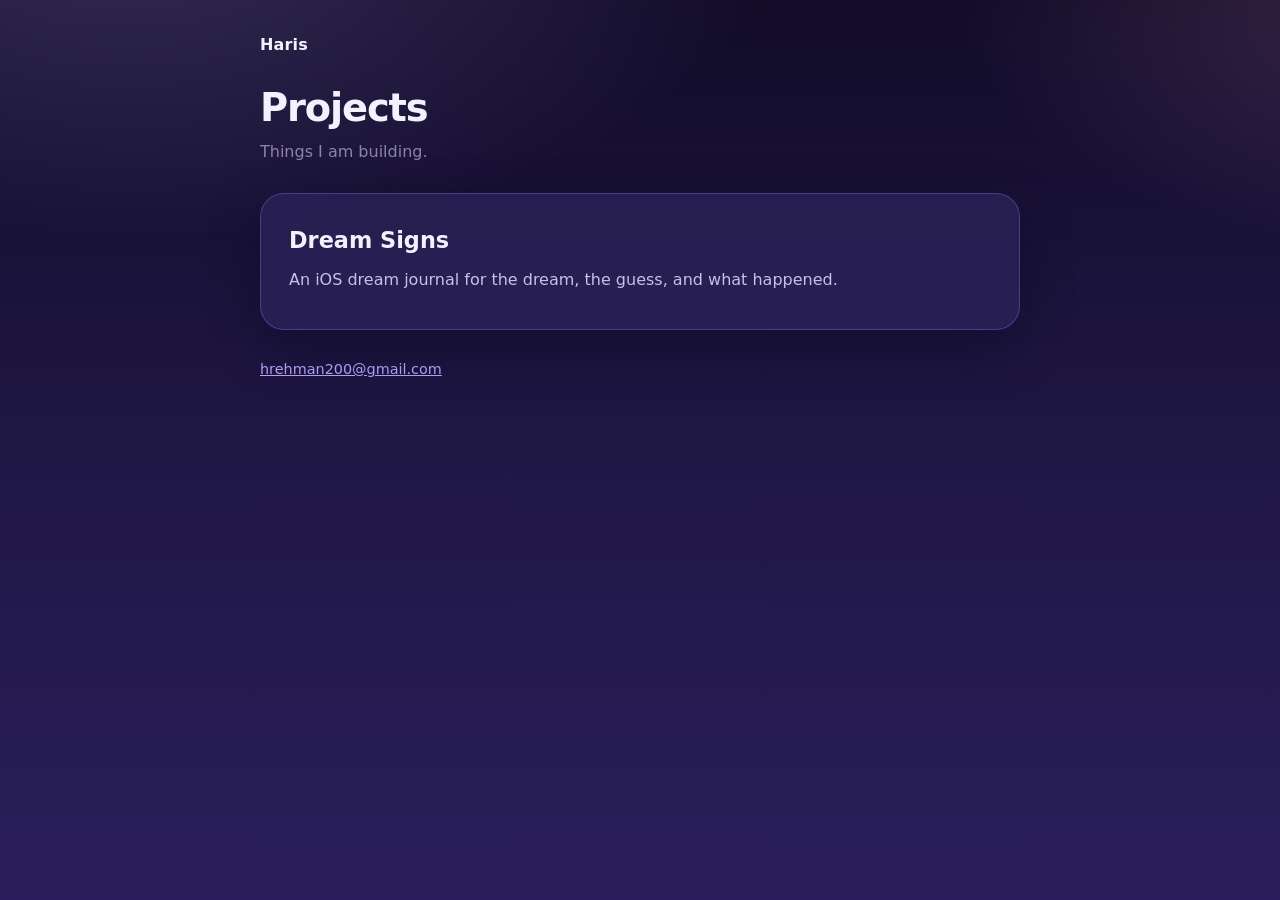
<file: index.html>
<!DOCTYPE html>
<html lang="en">
<head>
  <meta charset="utf-8">
  <meta name="viewport" content="width=device-width, initial-scale=1">
  <title>Haris · Projects</title>
  <meta name="description" content="Projects by Haris, including Dream Signs.">
  <link rel="canonical" href="https://hrehman200.github.io/">
  <link rel="stylesheet" href="styles.css?v=3">
</head>
<body>
  <div class="wrap">
    <header class="masthead">
      <a class="wordmark" href="index.html">Haris</a>
    </header>
    <main>
      <h1>Projects</h1>
      <p class="lede">Things I am building.</p>
      <div class="projects">
        <a class="project-link" href="dreamoutcome/">
          <article class="card">
            <h2>Dream Signs</h2>
            <p>An iOS dream journal for the dream, the guess, and what happened.</p>
          </article>
        </a>
      </div>
    </main>
    <footer><a href="mailto:hrehman200@gmail.com">hrehman200@gmail.com</a></footer>
  </div>
</body>
</html>
</file>
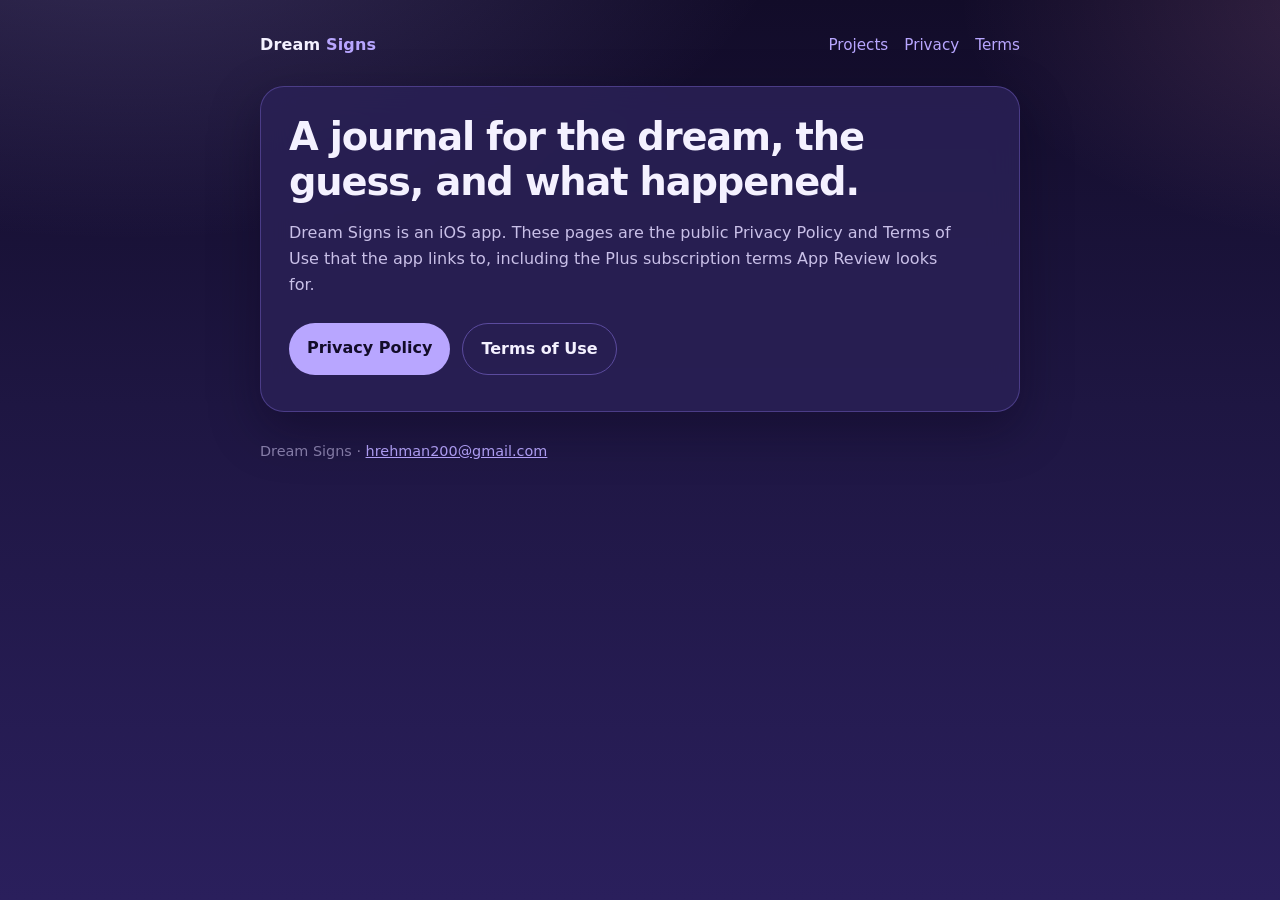
<file: dreamoutcome/index.html>
<!DOCTYPE html>
<html lang="en">
<head>
  <meta charset="utf-8">
  <meta name="viewport" content="width=device-width, initial-scale=1">
  <title>Dream Signs</title>
  <meta name="description" content="Dream Signs is an iOS dream journal. Privacy Policy and Terms of Use.">
  <link rel="canonical" href="https://hrehman200.github.io/dreamoutcome/">
  <link rel="stylesheet" href="../styles.css?v=3">
</head>
<body>
  <div class="wrap">
    <header class="masthead">
      <a class="wordmark" href="index.html">Dream <span>Signs</span></a>
      <nav>
        <a href="../index.html">Projects</a>
        <a href="privacy.html">Privacy</a>
        <a href="terms.html">Terms</a>
      </nav>
    </header>
    <main class="card hero">
      <h1>A journal for the dream, the guess, and what happened.</h1>
      <p>Dream Signs is an iOS app. These pages are the public Privacy Policy and Terms of Use that the app links to, including the Plus subscription terms App Review looks for.</p>
      <div class="actions">
        <a class="button" href="privacy.html">Privacy Policy</a>
        <a class="button secondary" href="terms.html">Terms of Use</a>
      </div>
    </main>
    <footer>Dream Signs · <a href="mailto:hrehman200@gmail.com">hrehman200@gmail.com</a></footer>
  </div>
</body>
</html>
</file>
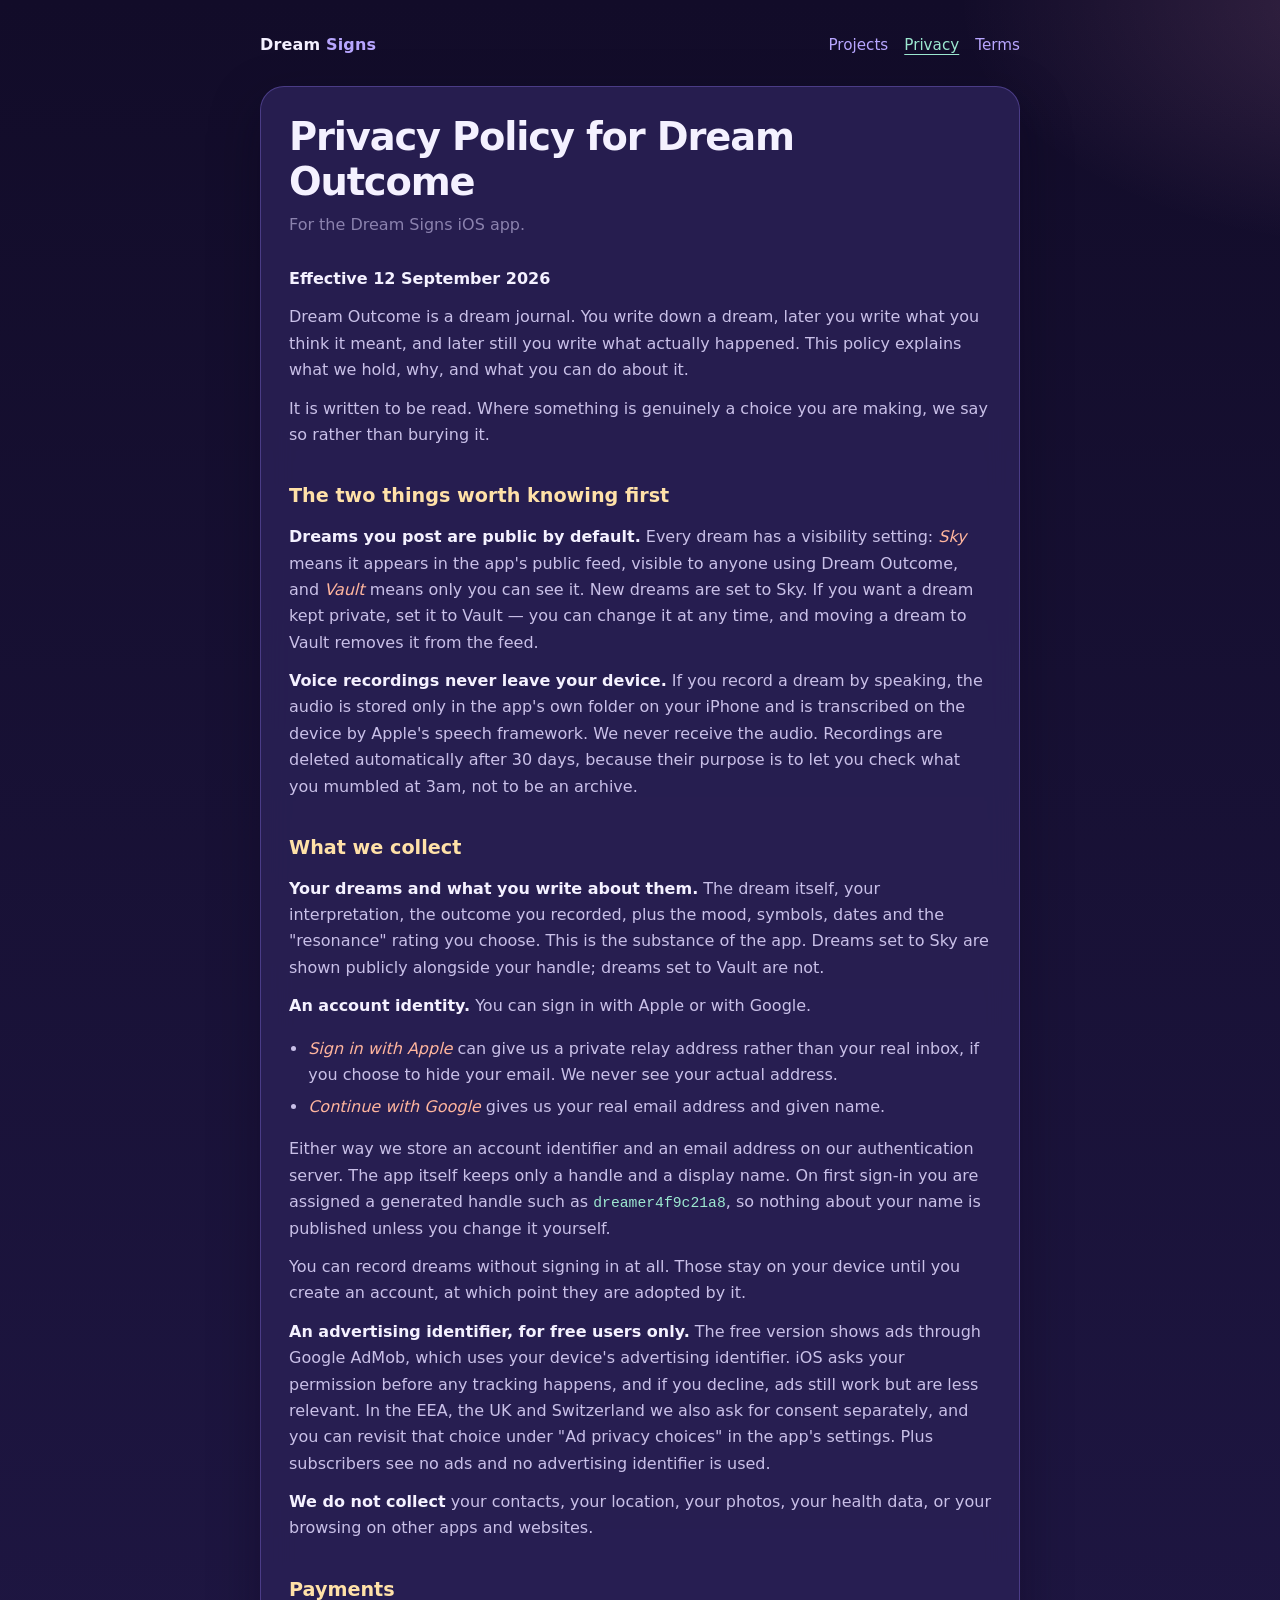
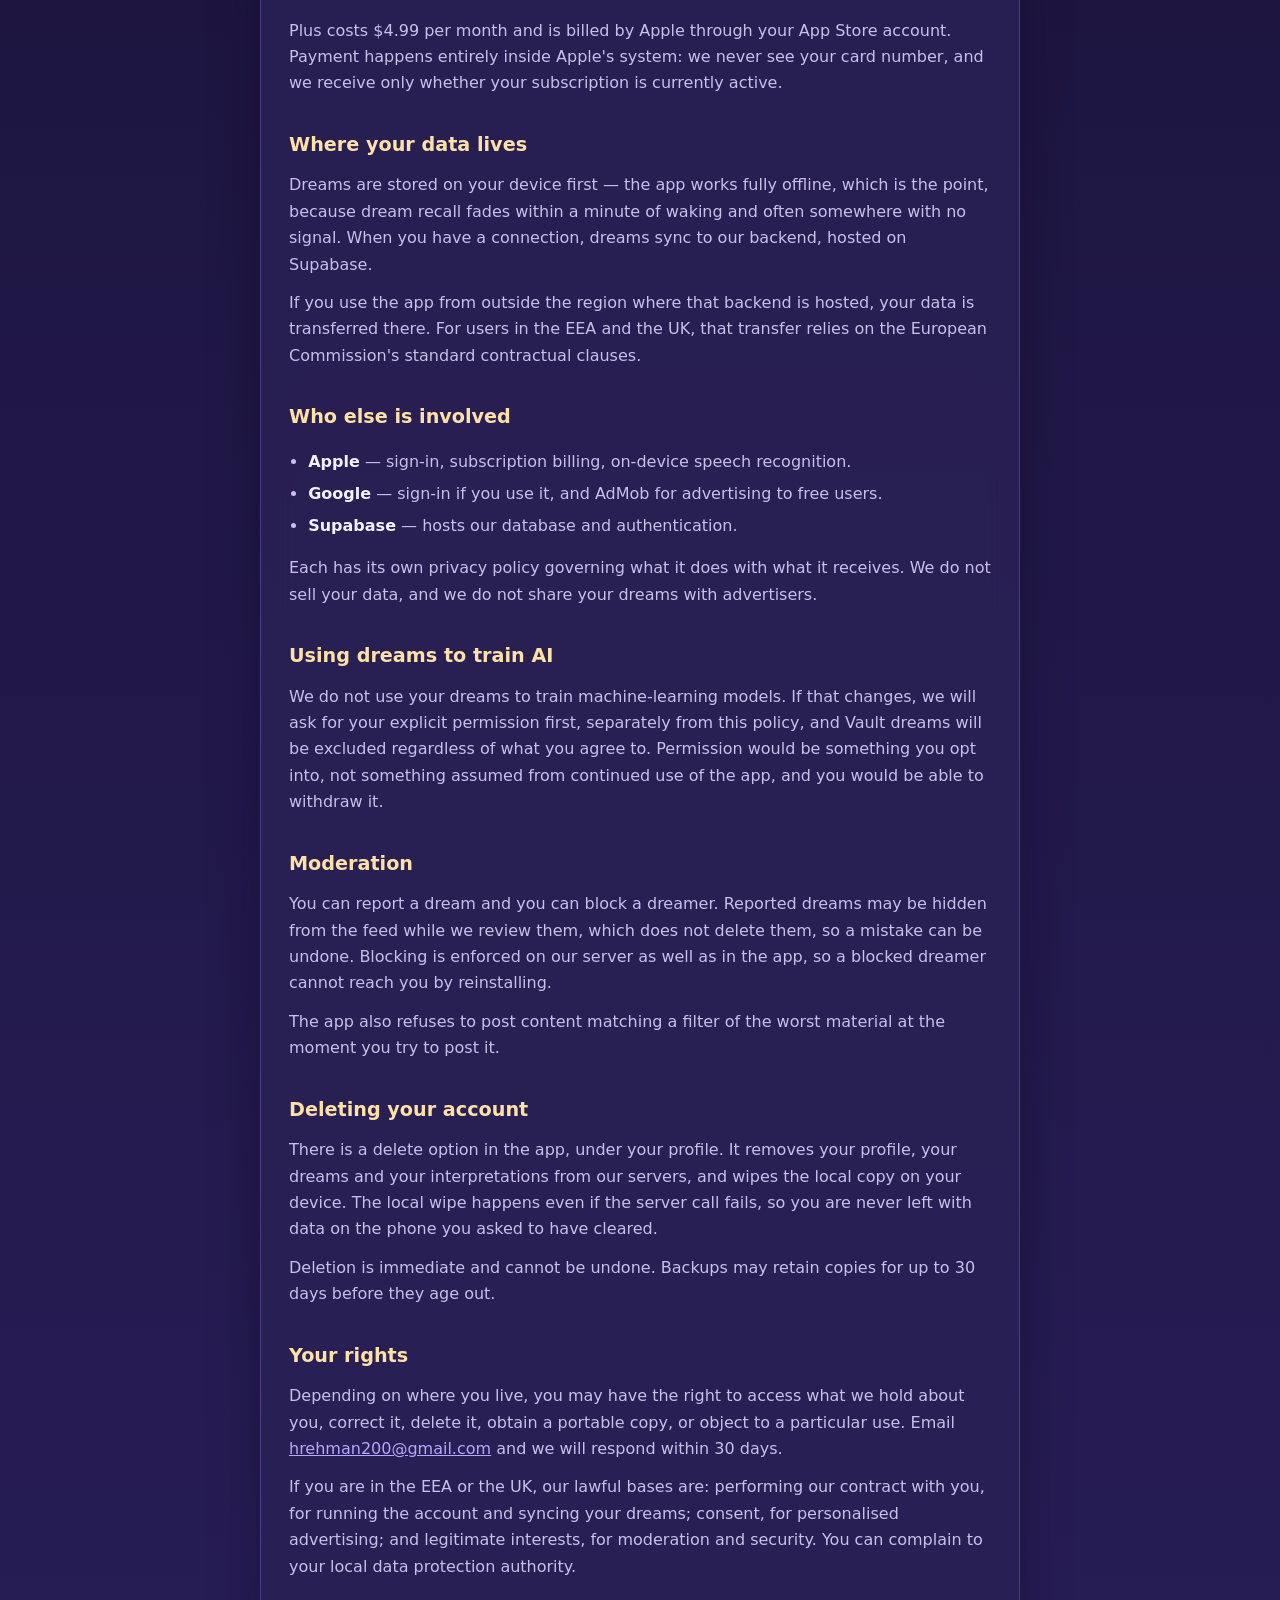
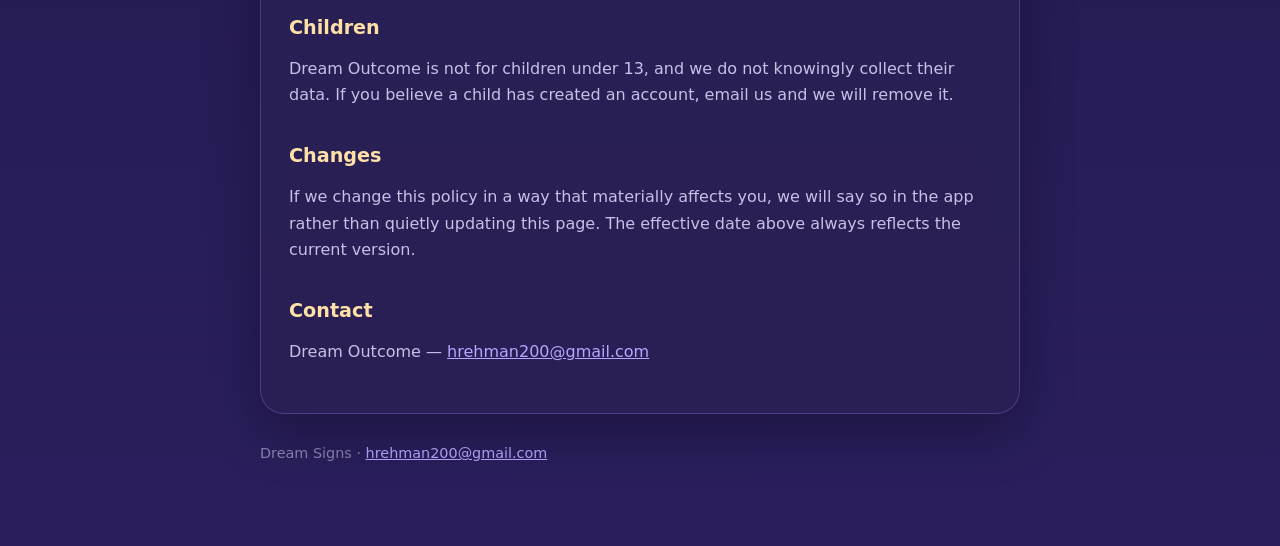
<file: privacy.html>
<!DOCTYPE html>
<html lang="en">
<head>
  <meta charset="utf-8">
  <meta name="viewport" content="width=device-width, initial-scale=1">
  <title>Privacy Policy · Dream Signs</title>
  <link rel="canonical" href="https://hrehman200.github.io/dreamoutcome/privacy.html">
  <meta http-equiv="refresh" content="0; url=dreamoutcome/privacy.html">
</head>
<body>
  <p><a href="dreamoutcome/privacy.html">This page has moved.</a></p>
</body>
</html>
</file>
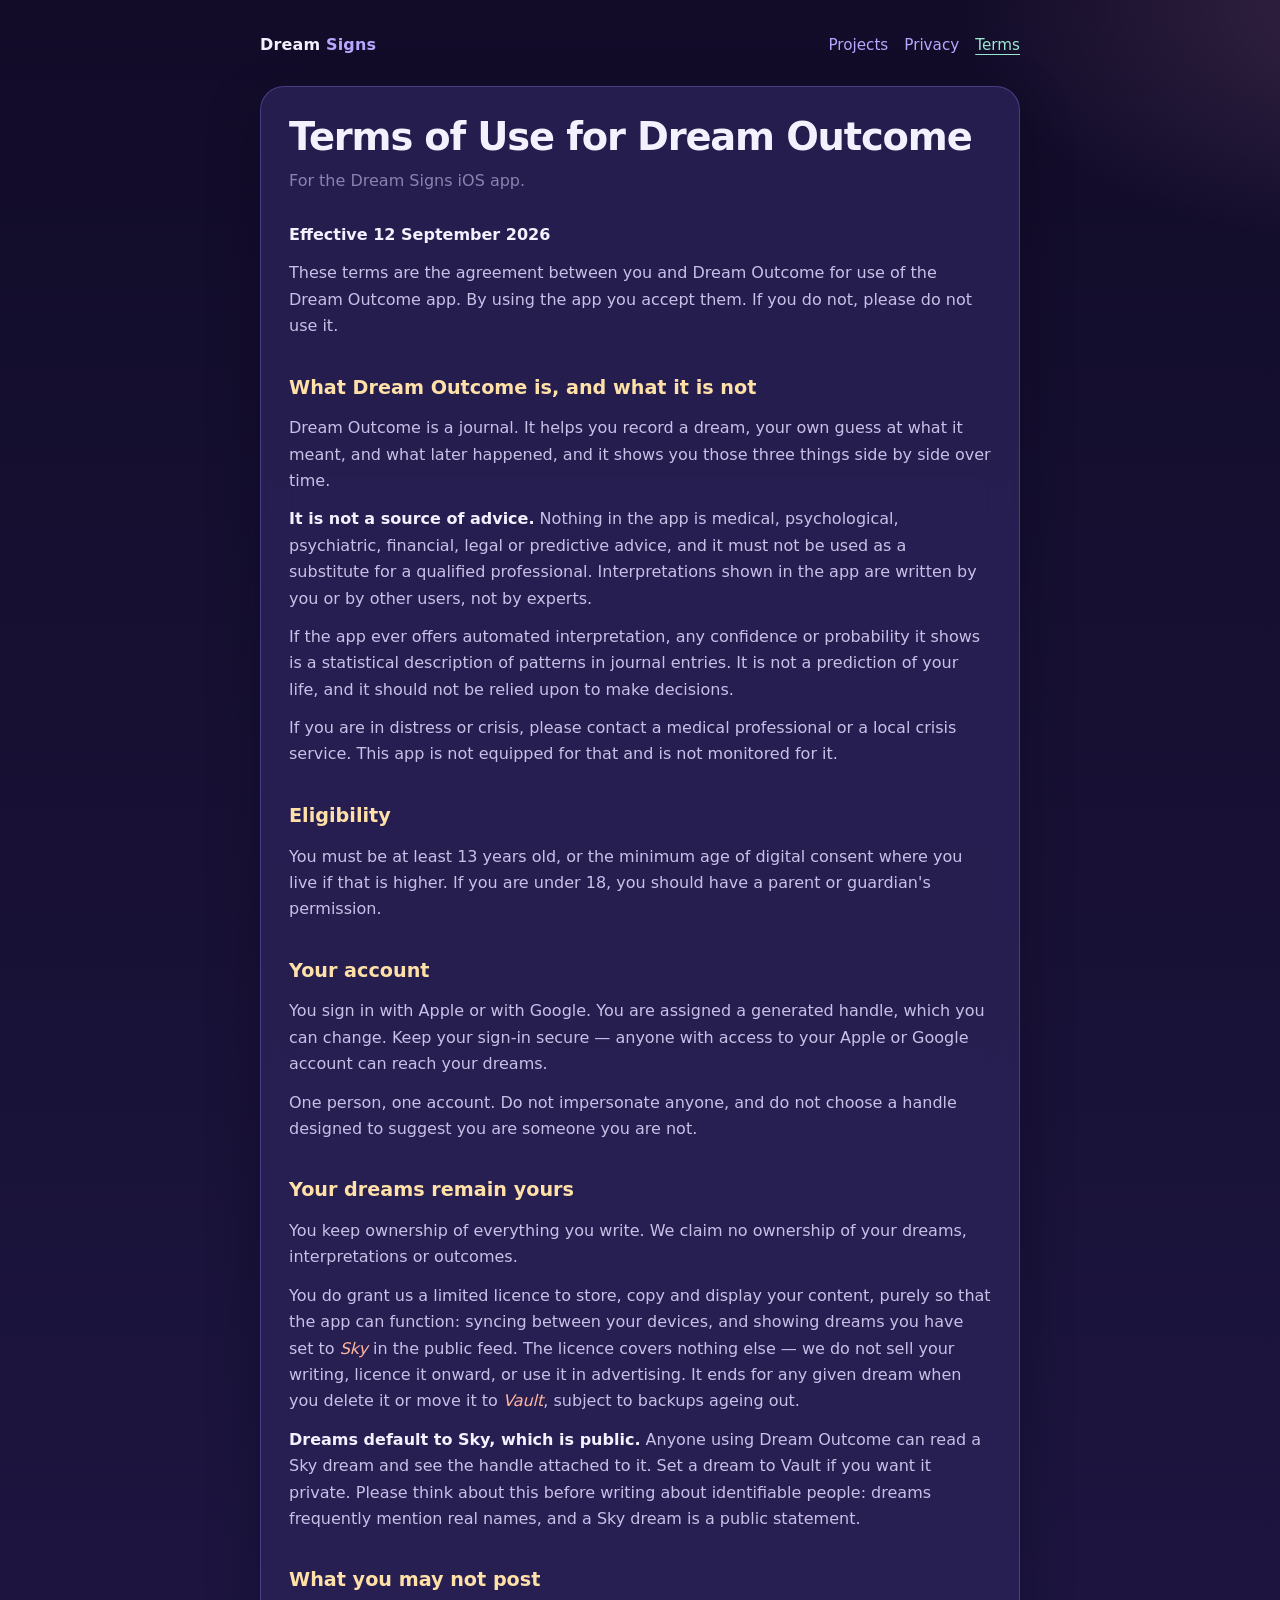
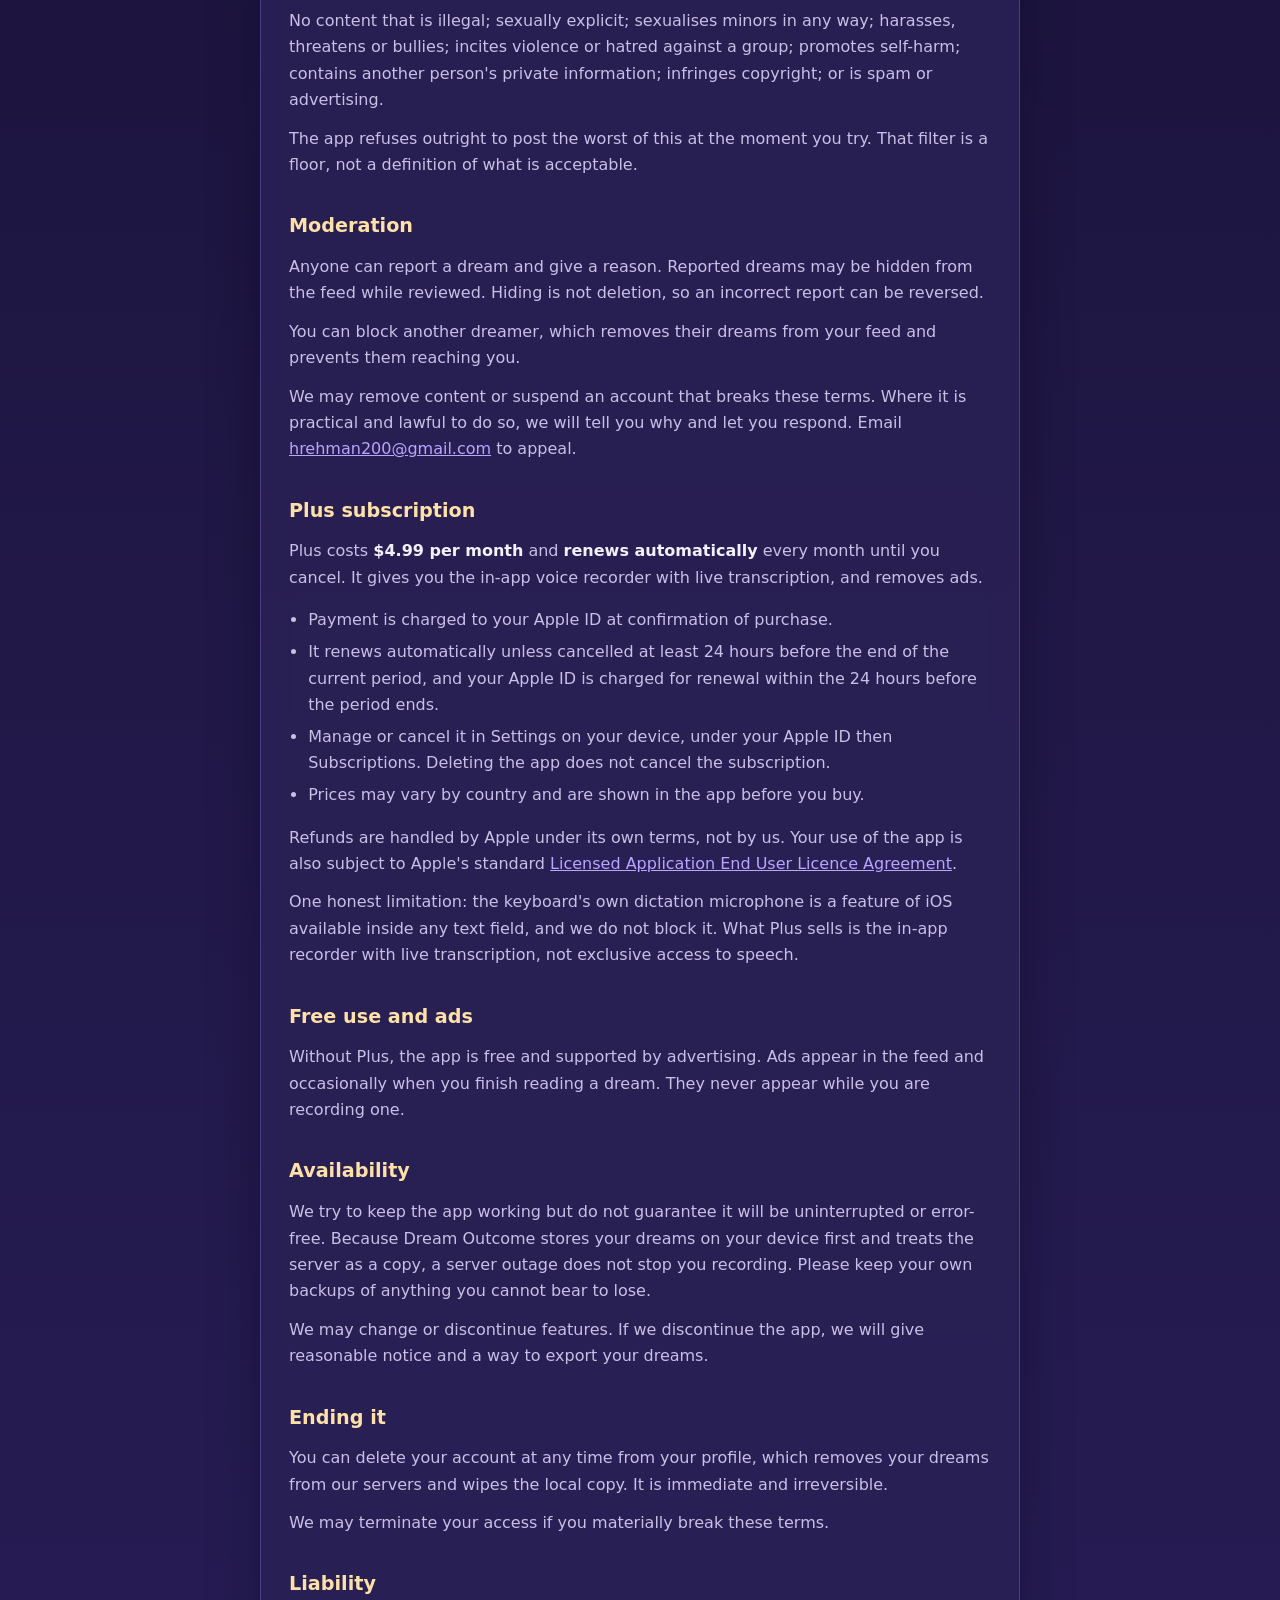
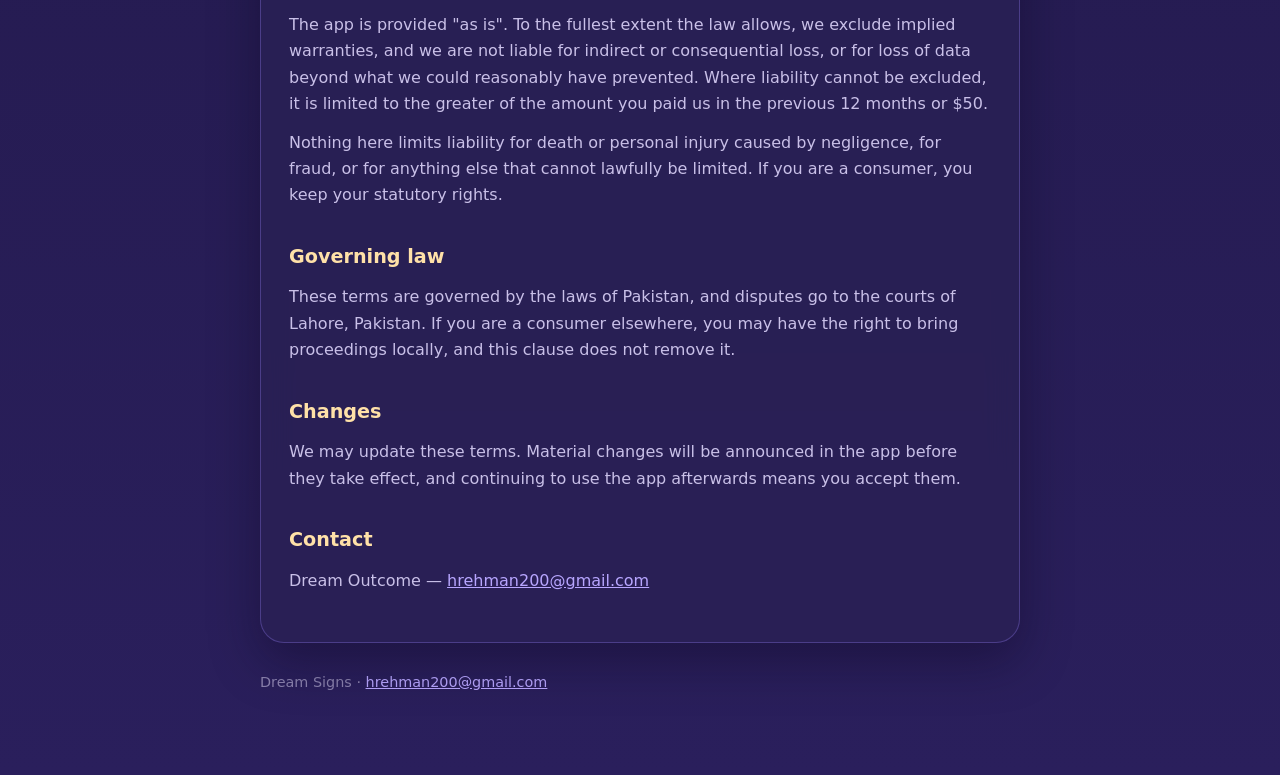
<file: terms.html>
<!DOCTYPE html>
<html lang="en">
<head>
  <meta charset="utf-8">
  <meta name="viewport" content="width=device-width, initial-scale=1">
  <title>Terms of Use · Dream Signs</title>
  <link rel="canonical" href="https://hrehman200.github.io/dreamoutcome/terms.html">
  <meta http-equiv="refresh" content="0; url=dreamoutcome/terms.html">
</head>
<body>
  <p><a href="dreamoutcome/terms.html">This page has moved.</a></p>
</body>
</html>
</file>
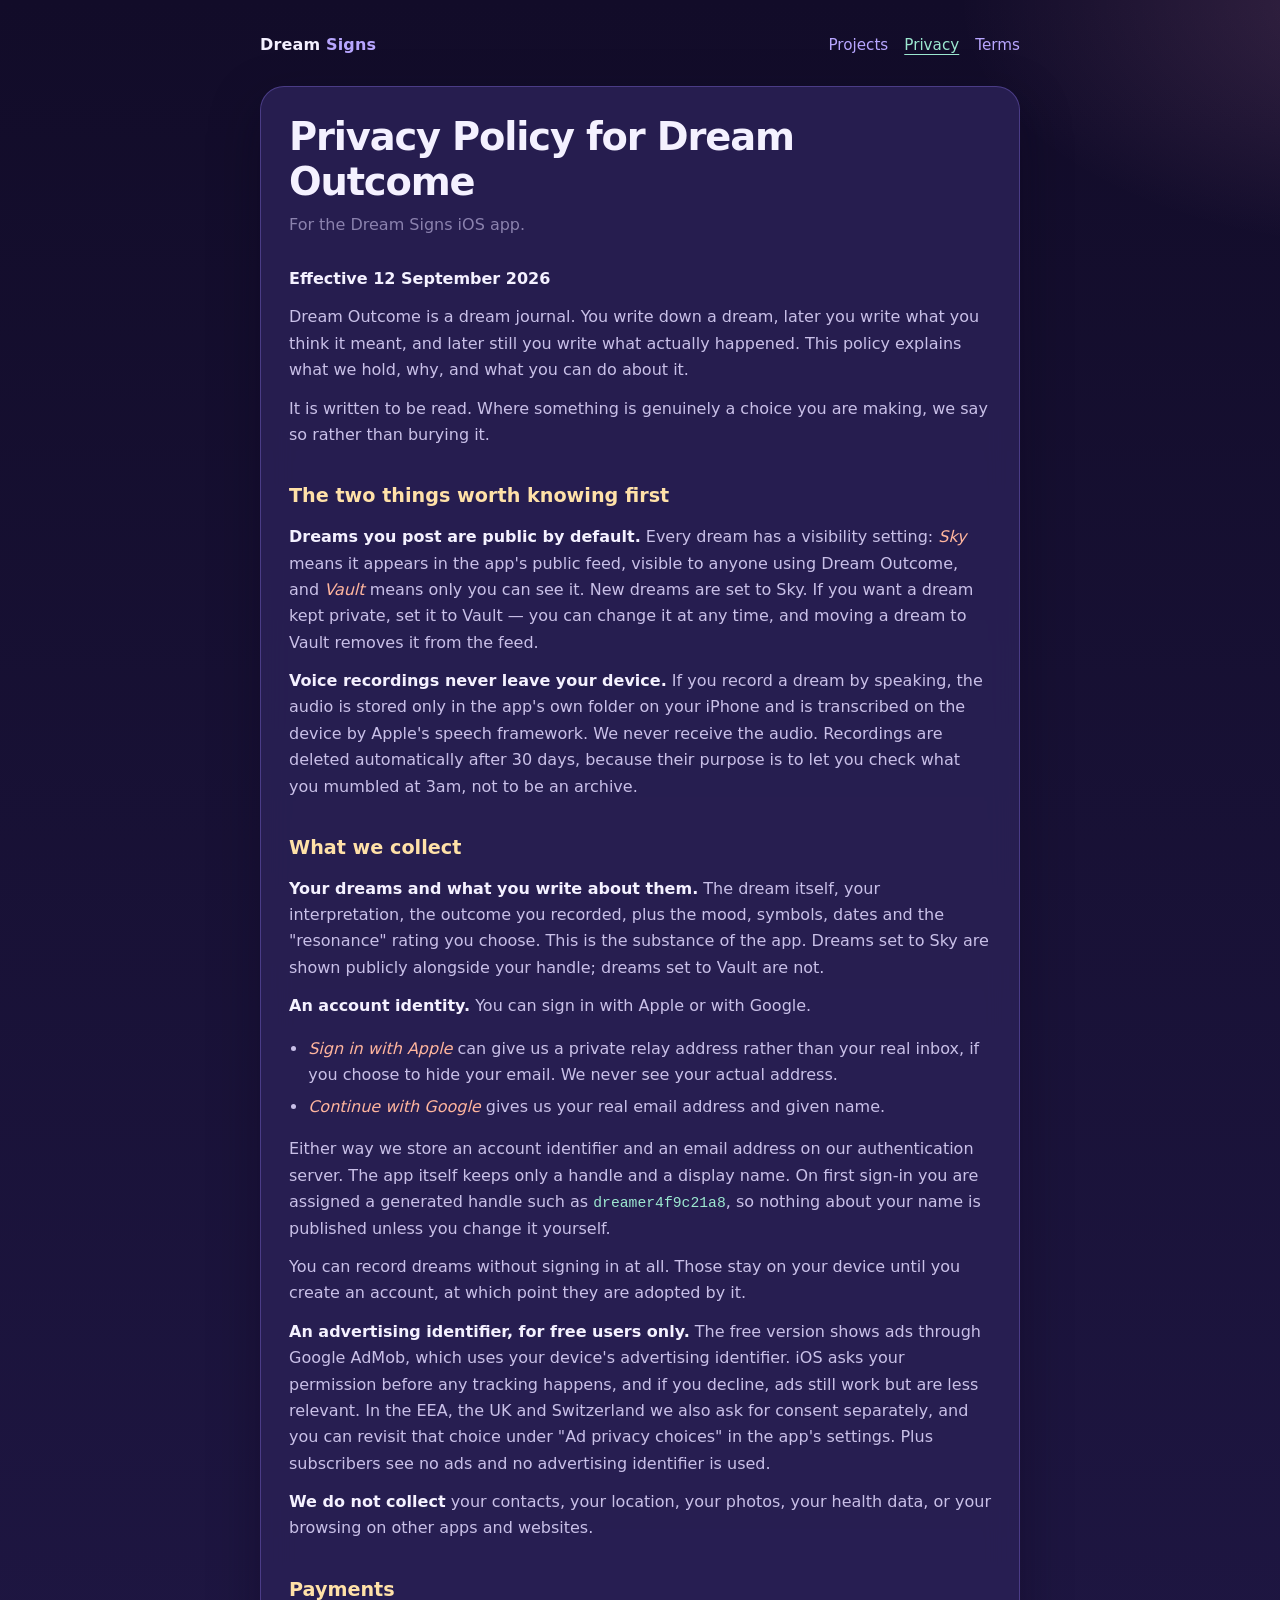
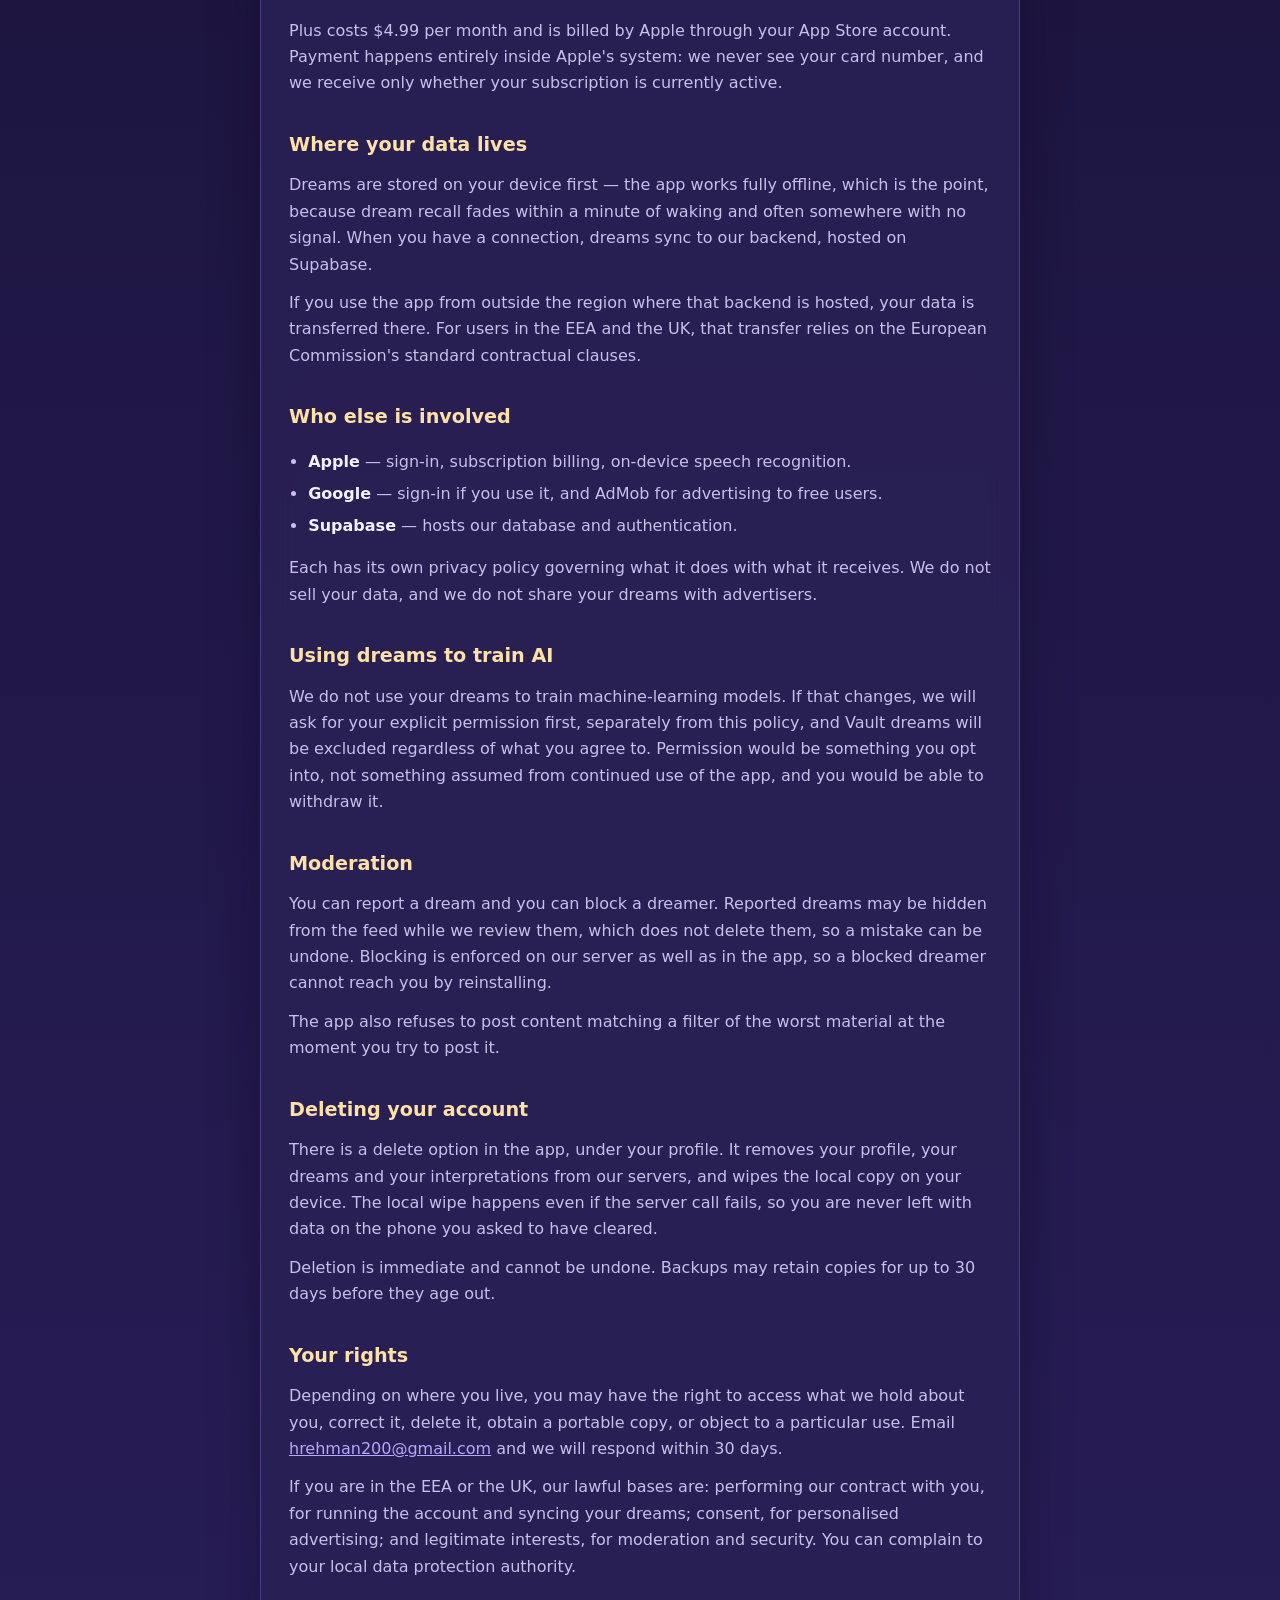
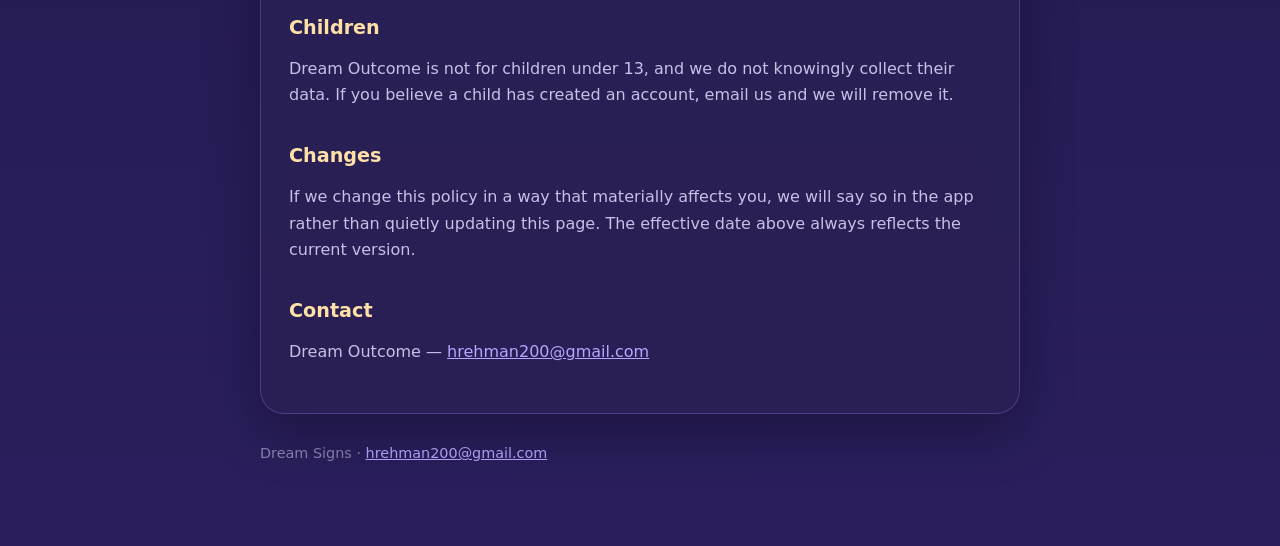
<file: dreamoutcome/privacy.html>
<!DOCTYPE html>
<html lang="en">
<head>
  <meta charset="utf-8">
  <meta name="viewport" content="width=device-width, initial-scale=1">
  <title>Privacy Policy · Dream Signs</title>
  <meta name="description" content="Privacy Policy for the Dream Signs iOS app.">
  <link rel="canonical" href="https://hrehman200.github.io/dreamoutcome/privacy.html">
  <link rel="stylesheet" href="../styles.css?v=3">
</head>
<body>
  <div class="wrap">
    <header class="masthead">
      <a class="wordmark" href="index.html">Dream <span>Signs</span></a>
      <nav>
        <a href="../index.html">Projects</a>
        <a href="privacy.html" aria-current="page">Privacy</a>
        <a href="terms.html">Terms</a>
      </nav>
    </header>
    <main class="card">
      <h1>Privacy Policy for Dream Outcome</h1>
      <p class="lede">For the Dream Signs iOS app.</p>
      <article>
<p><strong>Effective 12 September 2026</strong></p>
<p>Dream Outcome is a dream journal. You write down a dream, later you write what you think it meant, and later still you write what actually happened. This policy explains what we hold, why, and what you can do about it.</p>
<p>It is written to be read. Where something is genuinely a choice you are making, we say so rather than burying it.</p>
<h2>The two things worth knowing first</h2>
<p><strong>Dreams you post are public by default.</strong> Every dream has a visibility setting: <em>Sky</em> means it appears in the app&#x27;s public feed, visible to anyone using Dream Outcome, and <em>Vault</em> means only you can see it. New dreams are set to Sky. If you want a dream kept private, set it to Vault — you can change it at any time, and moving a dream to Vault removes it from the feed.</p>
<p><strong>Voice recordings never leave your device.</strong> If you record a dream by speaking, the audio is stored only in the app&#x27;s own folder on your iPhone and is transcribed on the device by Apple&#x27;s speech framework. We never receive the audio. Recordings are deleted automatically after 30 days, because their purpose is to let you check what you mumbled at 3am, not to be an archive.</p>
<h2>What we collect</h2>
<p><strong>Your dreams and what you write about them.</strong> The dream itself, your interpretation, the outcome you recorded, plus the mood, symbols, dates and the &quot;resonance&quot; rating you choose. This is the substance of the app. Dreams set to Sky are shown publicly alongside your handle; dreams set to Vault are not.</p>
<p><strong>An account identity.</strong> You can sign in with Apple or with Google.</p>
<ul>
<li><em>Sign in with Apple</em> can give us a private relay address rather than your real inbox, if you choose to hide your email. We never see your actual address.</li>
<li><em>Continue with Google</em> gives us your real email address and given name.</li>
</ul>
<p>Either way we store an account identifier and an email address on our authentication server. The app itself keeps only a handle and a display name. On first sign-in you are assigned a generated handle such as <code>dreamer4f9c21a8</code>, so nothing about your name is published unless you change it yourself.</p>
<p>You can record dreams without signing in at all. Those stay on your device until you create an account, at which point they are adopted by it.</p>
<p><strong>An advertising identifier, for free users only.</strong> The free version shows ads through Google AdMob, which uses your device&#x27;s advertising identifier. iOS asks your permission before any tracking happens, and if you decline, ads still work but are less relevant. In the EEA, the UK and Switzerland we also ask for consent separately, and you can revisit that choice under &quot;Ad privacy choices&quot; in the app&#x27;s settings. Plus subscribers see no ads and no advertising identifier is used.</p>
<p><strong>We do not collect</strong> your contacts, your location, your photos, your health data, or your browsing on other apps and websites.</p>
<h2>Payments</h2>
<p>Plus costs $4.99 per month and is billed by Apple through your App Store account. Payment happens entirely inside Apple&#x27;s system: we never see your card number, and we receive only whether your subscription is currently active.</p>
<h2>Where your data lives</h2>
<p>Dreams are stored on your device first — the app works fully offline, which is the point, because dream recall fades within a minute of waking and often somewhere with no signal. When you have a connection, dreams sync to our backend, hosted on Supabase.</p>
<p>If you use the app from outside the region where that backend is hosted, your data is transferred there. For users in the EEA and the UK, that transfer relies on the European Commission&#x27;s standard contractual clauses.</p>
<h2>Who else is involved</h2>
<ul>
<li><strong>Apple</strong> — sign-in, subscription billing, on-device speech recognition.</li>
<li><strong>Google</strong> — sign-in if you use it, and AdMob for advertising to free users.</li>
<li><strong>Supabase</strong> — hosts our database and authentication.</li>
</ul>
<p>Each has its own privacy policy governing what it does with what it receives. We do not sell your data, and we do not share your dreams with advertisers.</p>
<h2>Using dreams to train AI</h2>
<p>We do not use your dreams to train machine-learning models. If that changes, we will ask for your explicit permission first, separately from this policy, and Vault dreams will be excluded regardless of what you agree to. Permission would be something you opt into, not something assumed from continued use of the app, and you would be able to withdraw it.</p>
<h2>Moderation</h2>
<p>You can report a dream and you can block a dreamer. Reported dreams may be hidden from the feed while we review them, which does not delete them, so a mistake can be undone. Blocking is enforced on our server as well as in the app, so a blocked dreamer cannot reach you by reinstalling.</p>
<p>The app also refuses to post content matching a filter of the worst material at the moment you try to post it.</p>
<h2>Deleting your account</h2>
<p>There is a delete option in the app, under your profile. It removes your profile, your dreams and your interpretations from our servers, and wipes the local copy on your device. The local wipe happens even if the server call fails, so you are never left with data on the phone you asked to have cleared.</p>
<p>Deletion is immediate and cannot be undone. Backups may retain copies for up to 30 days before they age out.</p>
<h2>Your rights</h2>
<p>Depending on where you live, you may have the right to access what we hold about you, correct it, delete it, obtain a portable copy, or object to a particular use. Email <a href="mailto:hrehman200@gmail.com">hrehman200@gmail.com</a> and we will respond within 30 days.</p>
<p>If you are in the EEA or the UK, our lawful bases are: performing our contract with you, for running the account and syncing your dreams; consent, for personalised advertising; and legitimate interests, for moderation and security. You can complain to your local data protection authority.</p>
<h2>Children</h2>
<p>Dream Outcome is not for children under 13, and we do not knowingly collect their data. If you believe a child has created an account, email us and we will remove it.</p>
<h2>Changes</h2>
<p>If we change this policy in a way that materially affects you, we will say so in the app rather than quietly updating this page. The effective date above always reflects the current version.</p>
<h2>Contact</h2>
<p>Dream Outcome — <a href="mailto:hrehman200@gmail.com">hrehman200@gmail.com</a></p>
      </article>
    </main>
    <footer>Dream Signs · <a href="mailto:hrehman200@gmail.com">hrehman200@gmail.com</a></footer>
  </div>
</body>
</html>
</file>
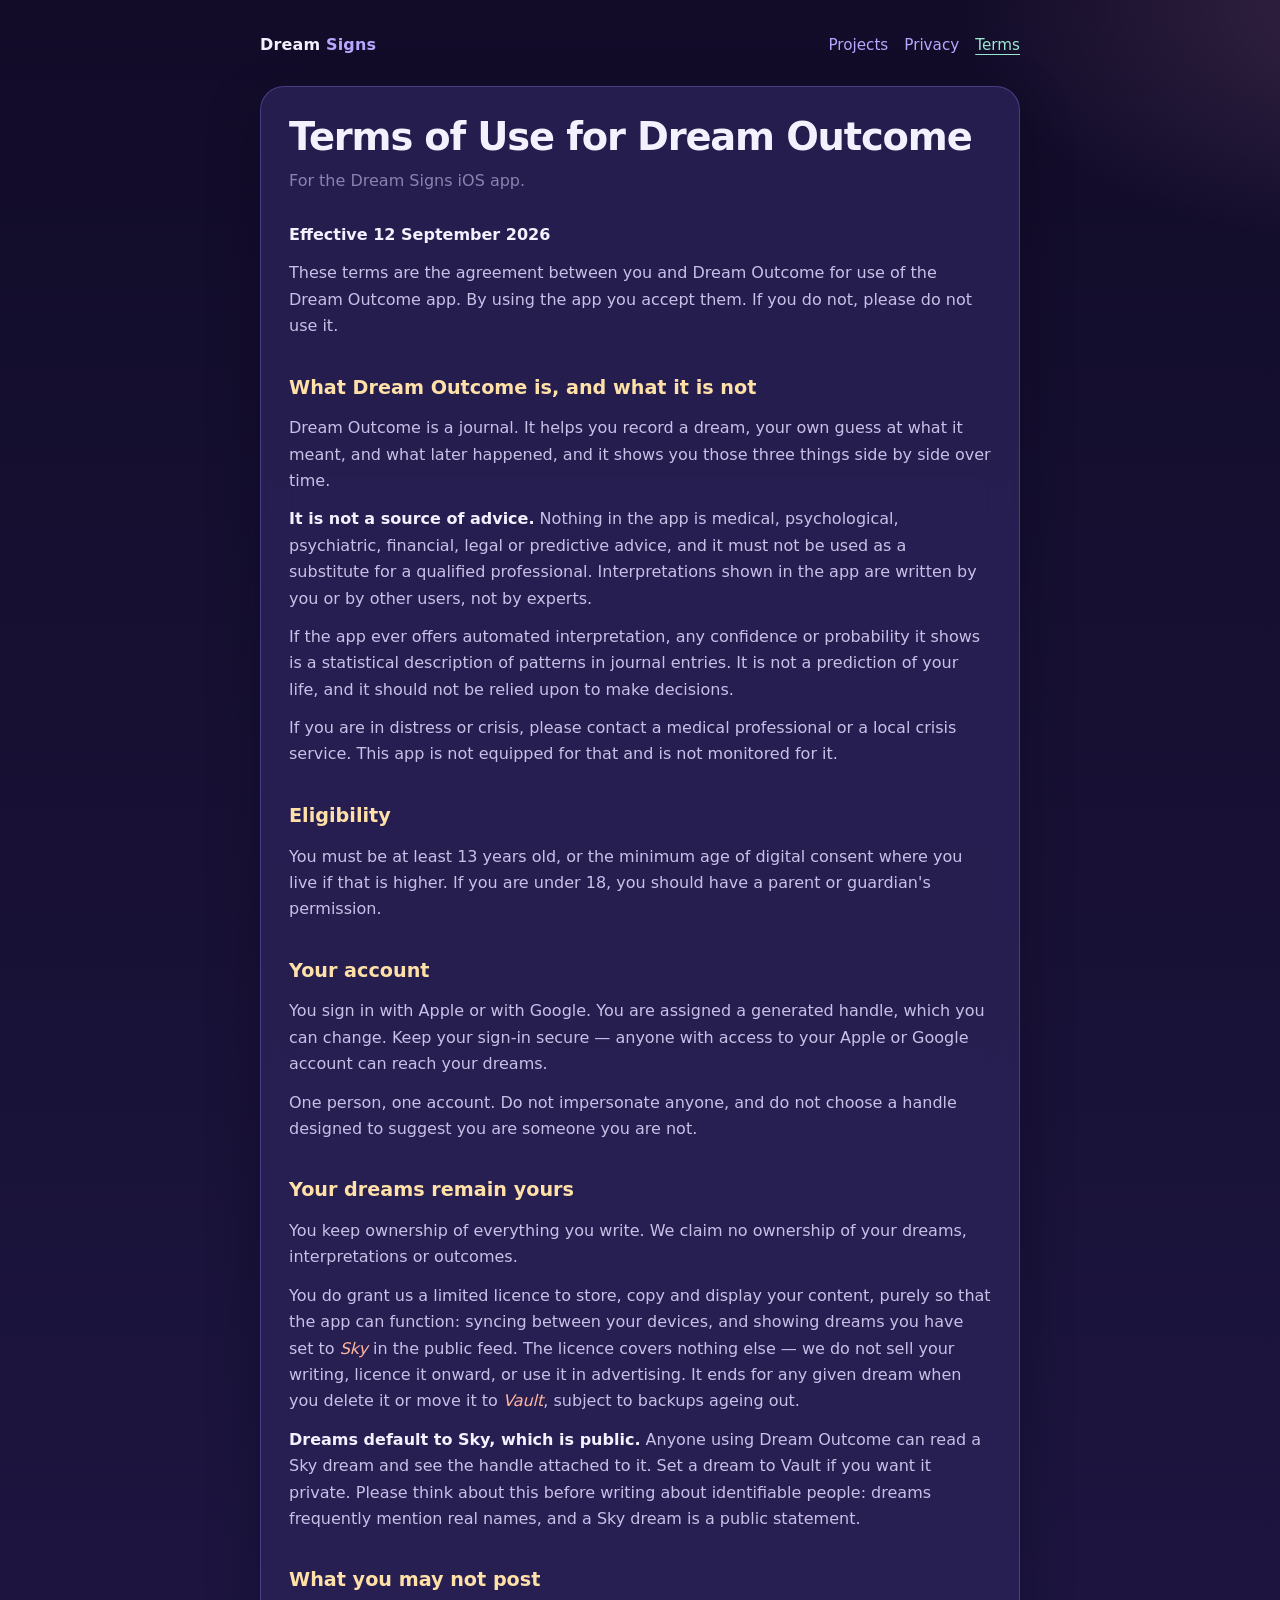
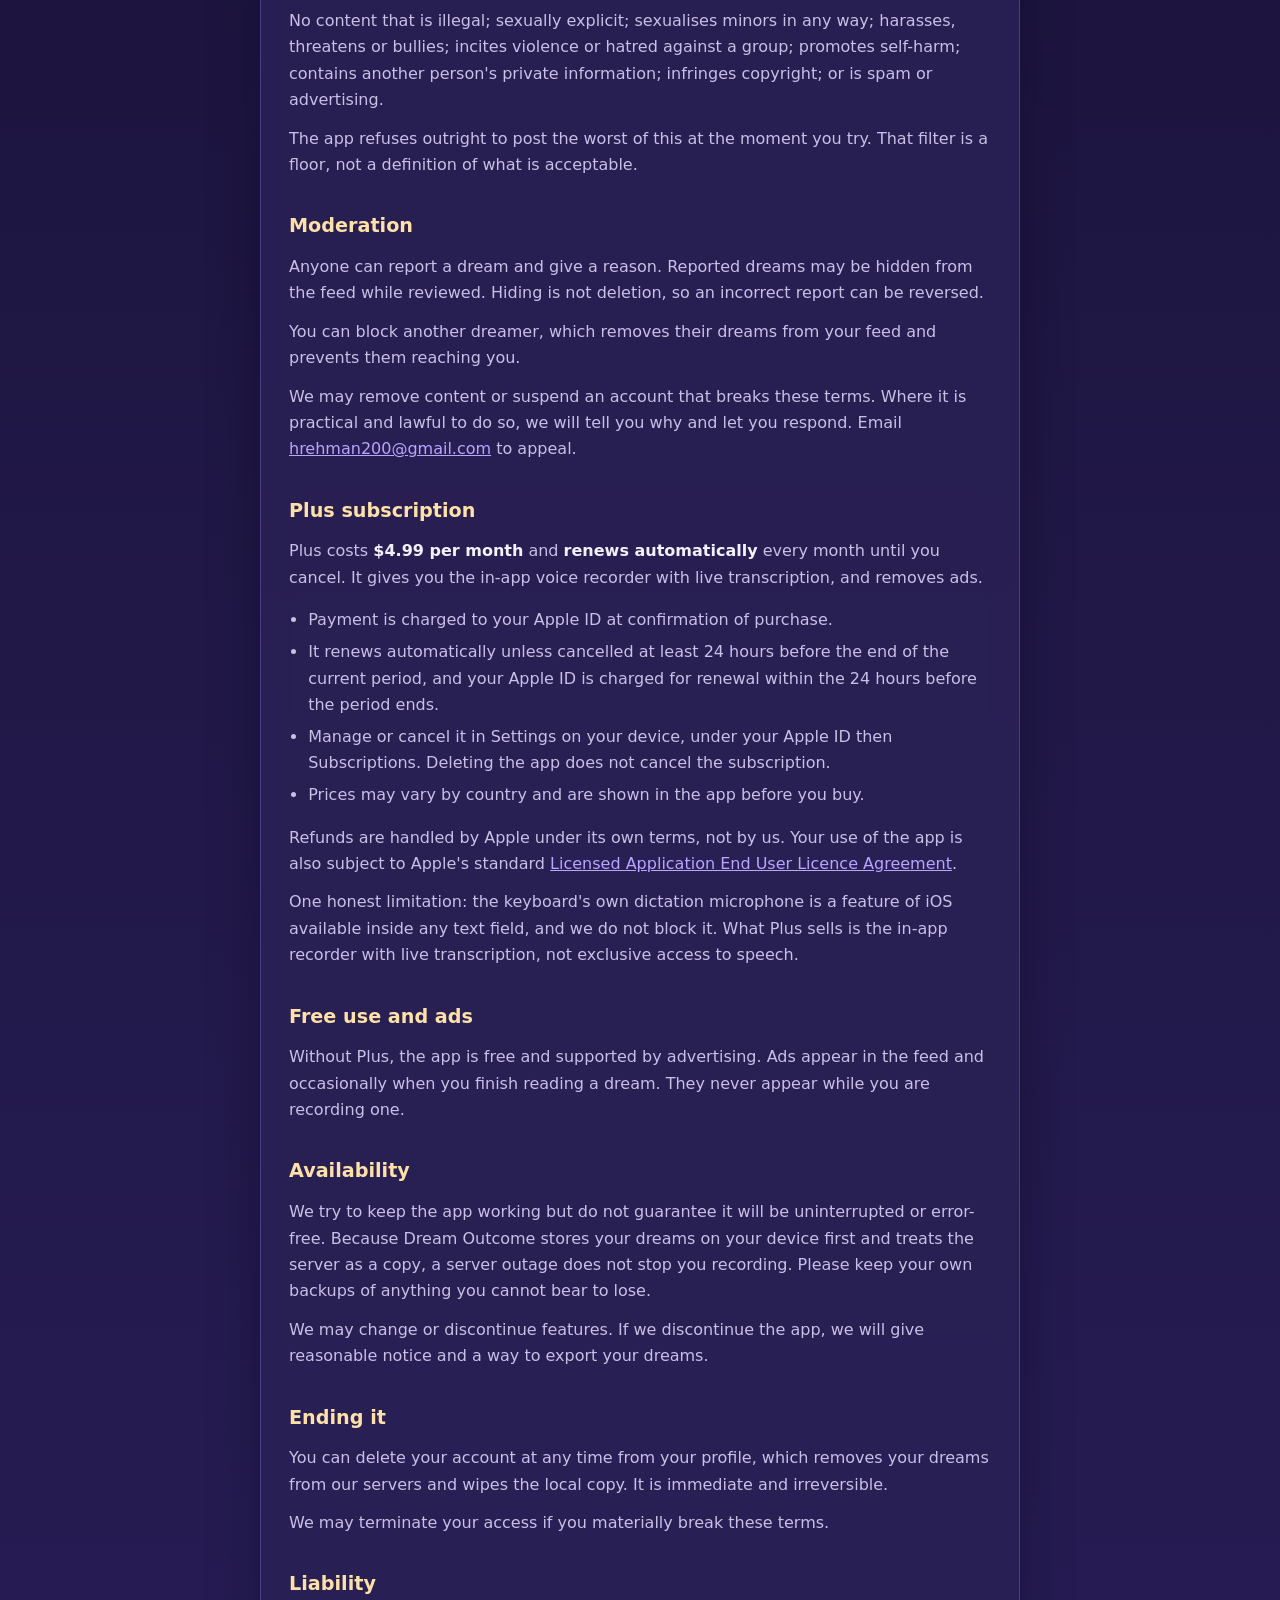
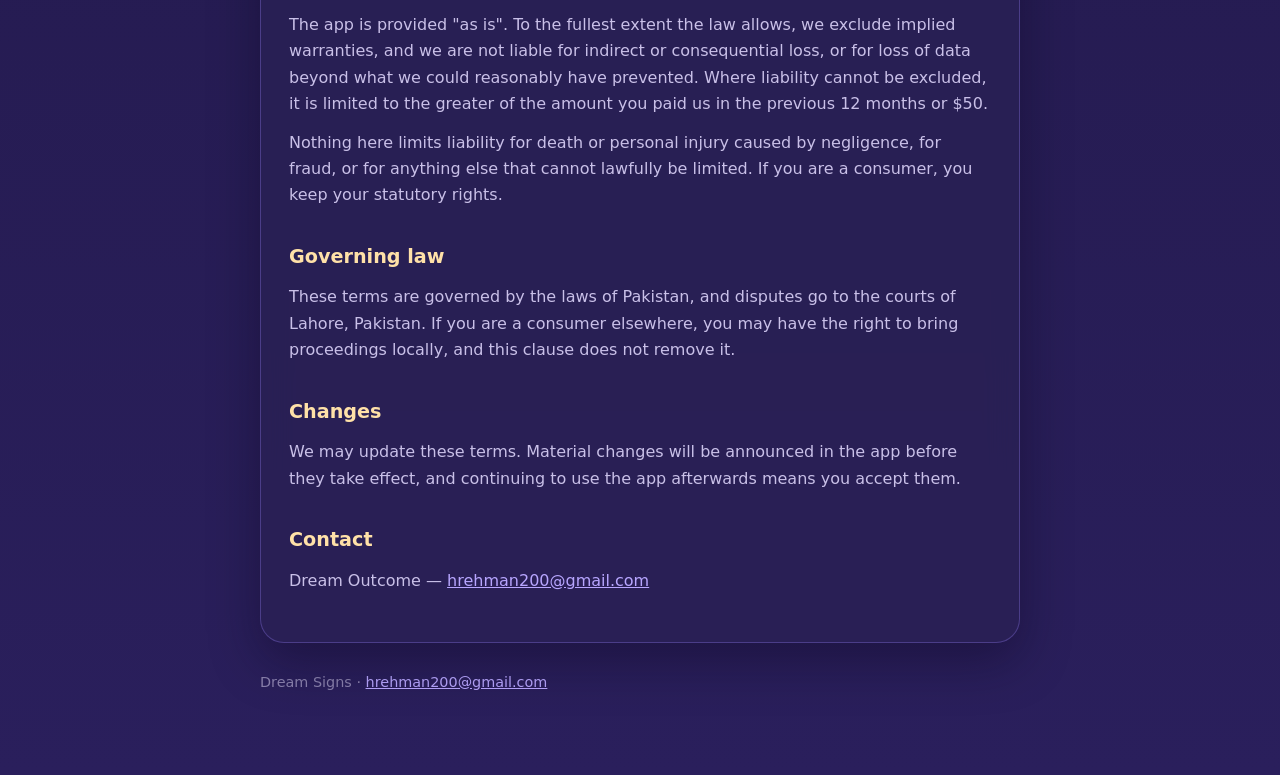
<file: dreamoutcome/terms.html>
<!DOCTYPE html>
<html lang="en">
<head>
  <meta charset="utf-8">
  <meta name="viewport" content="width=device-width, initial-scale=1">
  <title>Terms of Use · Dream Signs</title>
  <meta name="description" content="Terms of Use for the Dream Signs iOS app, including the Plus subscription.">
  <link rel="canonical" href="https://hrehman200.github.io/dreamoutcome/terms.html">
  <link rel="stylesheet" href="../styles.css?v=3">
</head>
<body>
  <div class="wrap">
    <header class="masthead">
      <a class="wordmark" href="index.html">Dream <span>Signs</span></a>
      <nav>
        <a href="../index.html">Projects</a>
        <a href="privacy.html">Privacy</a>
        <a href="terms.html" aria-current="page">Terms</a>
      </nav>
    </header>
    <main class="card">
      <h1>Terms of Use for Dream Outcome</h1>
      <p class="lede">For the Dream Signs iOS app.</p>
      <article>
<p><strong>Effective 12 September 2026</strong></p>
<p>These terms are the agreement between you and Dream Outcome for use of the Dream Outcome app. By using the app you accept them. If you do not, please do not use it.</p>
<h2>What Dream Outcome is, and what it is not</h2>
<p>Dream Outcome is a journal. It helps you record a dream, your own guess at what it meant, and what later happened, and it shows you those three things side by side over time.</p>
<p><strong>It is not a source of advice.</strong> Nothing in the app is medical, psychological, psychiatric, financial, legal or predictive advice, and it must not be used as a substitute for a qualified professional. Interpretations shown in the app are written by you or by other users, not by experts.</p>
<p>If the app ever offers automated interpretation, any confidence or probability it shows is a statistical description of patterns in journal entries. It is not a prediction of your life, and it should not be relied upon to make decisions.</p>
<p>If you are in distress or crisis, please contact a medical professional or a local crisis service. This app is not equipped for that and is not monitored for it.</p>
<h2>Eligibility</h2>
<p>You must be at least 13 years old, or the minimum age of digital consent where you live if that is higher. If you are under 18, you should have a parent or guardian&#x27;s permission.</p>
<h2>Your account</h2>
<p>You sign in with Apple or with Google. You are assigned a generated handle, which you can change. Keep your sign-in secure — anyone with access to your Apple or Google account can reach your dreams.</p>
<p>One person, one account. Do not impersonate anyone, and do not choose a handle designed to suggest you are someone you are not.</p>
<h2>Your dreams remain yours</h2>
<p>You keep ownership of everything you write. We claim no ownership of your dreams, interpretations or outcomes.</p>
<p>You do grant us a limited licence to store, copy and display your content, purely so that the app can function: syncing between your devices, and showing dreams you have set to <em>Sky</em> in the public feed. The licence covers nothing else — we do not sell your writing, licence it onward, or use it in advertising. It ends for any given dream when you delete it or move it to <em>Vault</em>, subject to backups ageing out.</p>
<p><strong>Dreams default to Sky, which is public.</strong> Anyone using Dream Outcome can read a Sky dream and see the handle attached to it. Set a dream to Vault if you want it private. Please think about this before writing about identifiable people: dreams frequently mention real names, and a Sky dream is a public statement.</p>
<h2>What you may not post</h2>
<p>No content that is illegal; sexually explicit; sexualises minors in any way; harasses, threatens or bullies; incites violence or hatred against a group; promotes self-harm; contains another person&#x27;s private information; infringes copyright; or is spam or advertising.</p>
<p>The app refuses outright to post the worst of this at the moment you try. That filter is a floor, not a definition of what is acceptable.</p>
<h2>Moderation</h2>
<p>Anyone can report a dream and give a reason. Reported dreams may be hidden from the feed while reviewed. Hiding is not deletion, so an incorrect report can be reversed.</p>
<p>You can block another dreamer, which removes their dreams from your feed and prevents them reaching you.</p>
<p>We may remove content or suspend an account that breaks these terms. Where it is practical and lawful to do so, we will tell you why and let you respond. Email <a href="mailto:hrehman200@gmail.com">hrehman200@gmail.com</a> to appeal.</p>
<h2>Plus subscription</h2>
<p>Plus costs <strong>$4.99 per month</strong> and <strong>renews automatically</strong> every month until you cancel. It gives you the in-app voice recorder with live transcription, and removes ads.</p>
<ul>
<li>Payment is charged to your Apple ID at confirmation of purchase.</li>
<li>It renews automatically unless cancelled at least 24 hours before the end of the current period, and your Apple ID is charged for renewal within the 24 hours before the period ends.</li>
<li>Manage or cancel it in Settings on your device, under your Apple ID then Subscriptions. Deleting the app does not cancel the subscription.</li>
<li>Prices may vary by country and are shown in the app before you buy.</li>
</ul>
<p>Refunds are handled by Apple under its own terms, not by us. Your use of the app is also subject to Apple&#x27;s standard <a href="https://www.apple.com/legal/internet-services/itunes/dev/stdeula/">Licensed Application End User Licence Agreement</a>.</p>
<p>One honest limitation: the keyboard&#x27;s own dictation microphone is a feature of iOS available inside any text field, and we do not block it. What Plus sells is the in-app recorder with live transcription, not exclusive access to speech.</p>
<h2>Free use and ads</h2>
<p>Without Plus, the app is free and supported by advertising. Ads appear in the feed and occasionally when you finish reading a dream. They never appear while you are recording one.</p>
<h2>Availability</h2>
<p>We try to keep the app working but do not guarantee it will be uninterrupted or error-free. Because Dream Outcome stores your dreams on your device first and treats the server as a copy, a server outage does not stop you recording. Please keep your own backups of anything you cannot bear to lose.</p>
<p>We may change or discontinue features. If we discontinue the app, we will give reasonable notice and a way to export your dreams.</p>
<h2>Ending it</h2>
<p>You can delete your account at any time from your profile, which removes your dreams from our servers and wipes the local copy. It is immediate and irreversible.</p>
<p>We may terminate your access if you materially break these terms.</p>
<h2>Liability</h2>
<p>The app is provided &quot;as is&quot;. To the fullest extent the law allows, we exclude implied warranties, and we are not liable for indirect or consequential loss, or for loss of data beyond what we could reasonably have prevented. Where liability cannot be excluded, it is limited to the greater of the amount you paid us in the previous 12 months or $50.</p>
<p>Nothing here limits liability for death or personal injury caused by negligence, for fraud, or for anything else that cannot lawfully be limited. If you are a consumer, you keep your statutory rights.</p>
<h2>Governing law</h2>
<p>These terms are governed by the laws of Pakistan, and disputes go to the courts of Lahore, Pakistan. If you are a consumer elsewhere, you may have the right to bring proceedings locally, and this clause does not remove it.</p>
<h2>Changes</h2>
<p>We may update these terms. Material changes will be announced in the app before they take effect, and continuing to use the app afterwards means you accept them.</p>
<h2>Contact</h2>
<p>Dream Outcome — <a href="mailto:hrehman200@gmail.com">hrehman200@gmail.com</a></p>
      </article>
    </main>
    <footer>Dream Signs · <a href="mailto:hrehman200@gmail.com">hrehman200@gmail.com</a></footer>
  </div>
</body>
</html>
</file>
<file: styles.css>
:root {
  --deep-night: #120c29;
  --night: #1e1642;
  --midnight: #2a1f5c;
  --lavender: #b8a6ff;
  --periwinkle: #8fa8ff;
  --peach: #ffb59e;
  --mint: #9ce8d0;
  --butter: #ffe1a8;
  --ink: #f4f1ff;
  --ink-soft: #c9c0e8;
  --ink-faint: #8b82ae;
  --card: #2a2055;
  --card-stroke: #5b4b9e;
}

* { box-sizing: border-box; }

html, body {
  margin: 0;
  min-height: 100%;
}

body {
  color: var(--ink);
  background:
    radial-gradient(1200px 600px at 10% -10%, rgba(184, 166, 255, 0.22), transparent 55%),
    radial-gradient(900px 500px at 110% 0%, rgba(255, 166, 213, 0.16), transparent 50%),
    linear-gradient(180deg, var(--deep-night), var(--night) 45%, var(--midnight));
  font-family: ui-rounded, "SF Pro Rounded", "Hiragino Maru Gothic ProN", system-ui, sans-serif;
  line-height: 1.65;
}

a { color: var(--lavender); }
a:hover { color: var(--butter); }

.wrap {
  width: min(760px, calc(100% - 40px));
  margin: 0 auto;
  padding: 32px 0 80px;
}

.masthead {
  display: flex;
  align-items: baseline;
  justify-content: space-between;
  gap: 16px;
  margin-bottom: 28px;
}

.wordmark {
  color: var(--ink);
  text-decoration: none;
  font-weight: 700;
  letter-spacing: 0.01em;
}

.wordmark span { color: var(--lavender); }

nav {
  display: flex;
  gap: 16px;
  font-size: 0.95rem;
}

nav a { text-decoration: none; }
nav a[aria-current="page"] {
  color: var(--mint);
  text-decoration: underline;
  text-underline-offset: 4px;
}

.card {
  display: block;
  background: color-mix(in srgb, var(--card) 88%, transparent);
  border: 1px solid color-mix(in srgb, var(--card-stroke) 70%, transparent);
  border-radius: 24px;
  padding: 28px 28px 36px;
  box-shadow: 0 18px 50px rgba(8, 4, 24, 0.35);
  backdrop-filter: blur(16px);
  transition: transform 160ms ease, border-color 160ms ease;
}

h1 {
  margin: 0 0 8px;
  font-size: clamp(1.8rem, 4vw, 2.4rem);
  letter-spacing: -0.03em;
  line-height: 1.15;
}

.lede {
  color: var(--ink-faint);
  margin: 0 0 28px;
}

article h2 {
  margin: 2rem 0 0.7rem;
  font-size: 1.2rem;
  color: var(--butter);
}

article p, article li { color: var(--ink-soft); }
article p { margin: 0.75rem 0; }
article ul { padding-left: 1.2rem; }
article li { margin: 0.35rem 0; }
article strong { color: var(--ink); }
article em { color: var(--peach); font-style: italic; }
article code {
  font-family: ui-monospace, SFMono-Regular, Menlo, monospace;
  font-size: 0.92em;
  color: var(--mint);
}

.projects {
  display: grid;
  grid-template-columns: 1fr;
  gap: 16px;
}

.project-link {
  display: block;
  color: inherit;
  text-decoration: none;
}

.project-link h2 {
  margin: 0 0 8px;
  font-size: 1.4rem;
  color: var(--ink);
}

.project-link p {
  margin: 0;
  color: var(--ink-soft);
}

.project-link:hover,
.project-link:hover h2,
.project-link:hover p {
  color: inherit;
  text-decoration: none;
}

.project-link:hover .card {
  transform: translateY(-2px);
  border-color: var(--lavender);
}

.hero h1 { margin-bottom: 12px; }
.hero p { color: var(--ink-soft); max-width: 42rem; }
.actions {
  display: flex;
  flex-wrap: wrap;
  gap: 12px;
  margin-top: 24px;
}

.button {
  display: inline-block;
  padding: 12px 18px;
  border-radius: 999px;
  background: var(--lavender);
  color: var(--deep-night);
  text-decoration: none;
  font-weight: 700;
}

.button.secondary {
  background: transparent;
  color: var(--ink);
  border: 1px solid var(--card-stroke);
}

footer {
  margin-top: 28px;
  color: var(--ink-faint);
  font-size: 0.9rem;
}

@media (max-width: 560px) {
  .masthead { flex-direction: column; align-items: flex-start; }
  .card { padding: 22px 18px 28px; }
}
</file>
